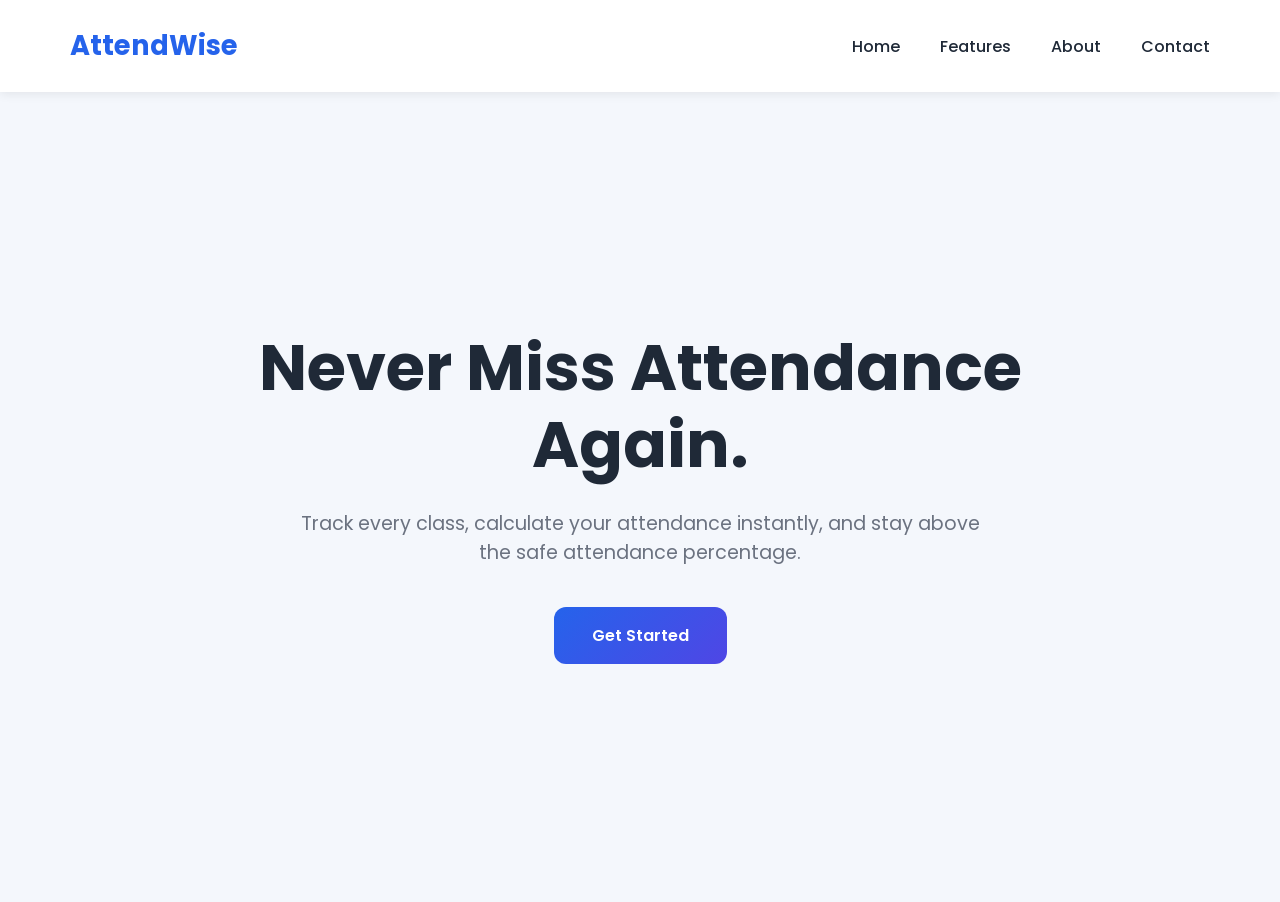
<file: index.html>
<!DOCTYPE html>
<html lang="en">
<head>
    <meta charset="UTF-8">
    <meta name="viewport" content="width=device-width, initial-scale=1.0">
    <title>AttendWise</title>
    <link rel="preconnect" href="https://fonts.googleapis.com">
    <link rel="preconnect" href="https://fonts.gstatic.com" crossorigin>
    <link href="https://fonts.googleapis.com/css2?family=Poppins:wght@300;400;500;600;700&display=swap" rel="stylesheet">
    <link rel="stylesheet" href="css/style.css">
</head>
<body>
   <nav>
    <div class="logo">AttendWise</div>

    <ul class="nav-links">
        <li><a href="#">Home</a></li>
        <li><a href="#">Features</a></li>
        <li><a href="#">About</a></li>
        <li><a href="#">Contact</a></li>
    </ul>
</nav>

<main class="hero">

    <h1>Never Miss Attendance Again.</h1>

    <p>
        Track every class, calculate your attendance instantly,
        and stay above the safe attendance percentage.
    </p>

    <a href="pages/dashboard.html" class="btn-primary">Get Started</a>

</main>

<script src="js/script.js"></script>
</body>
</html>
</file>
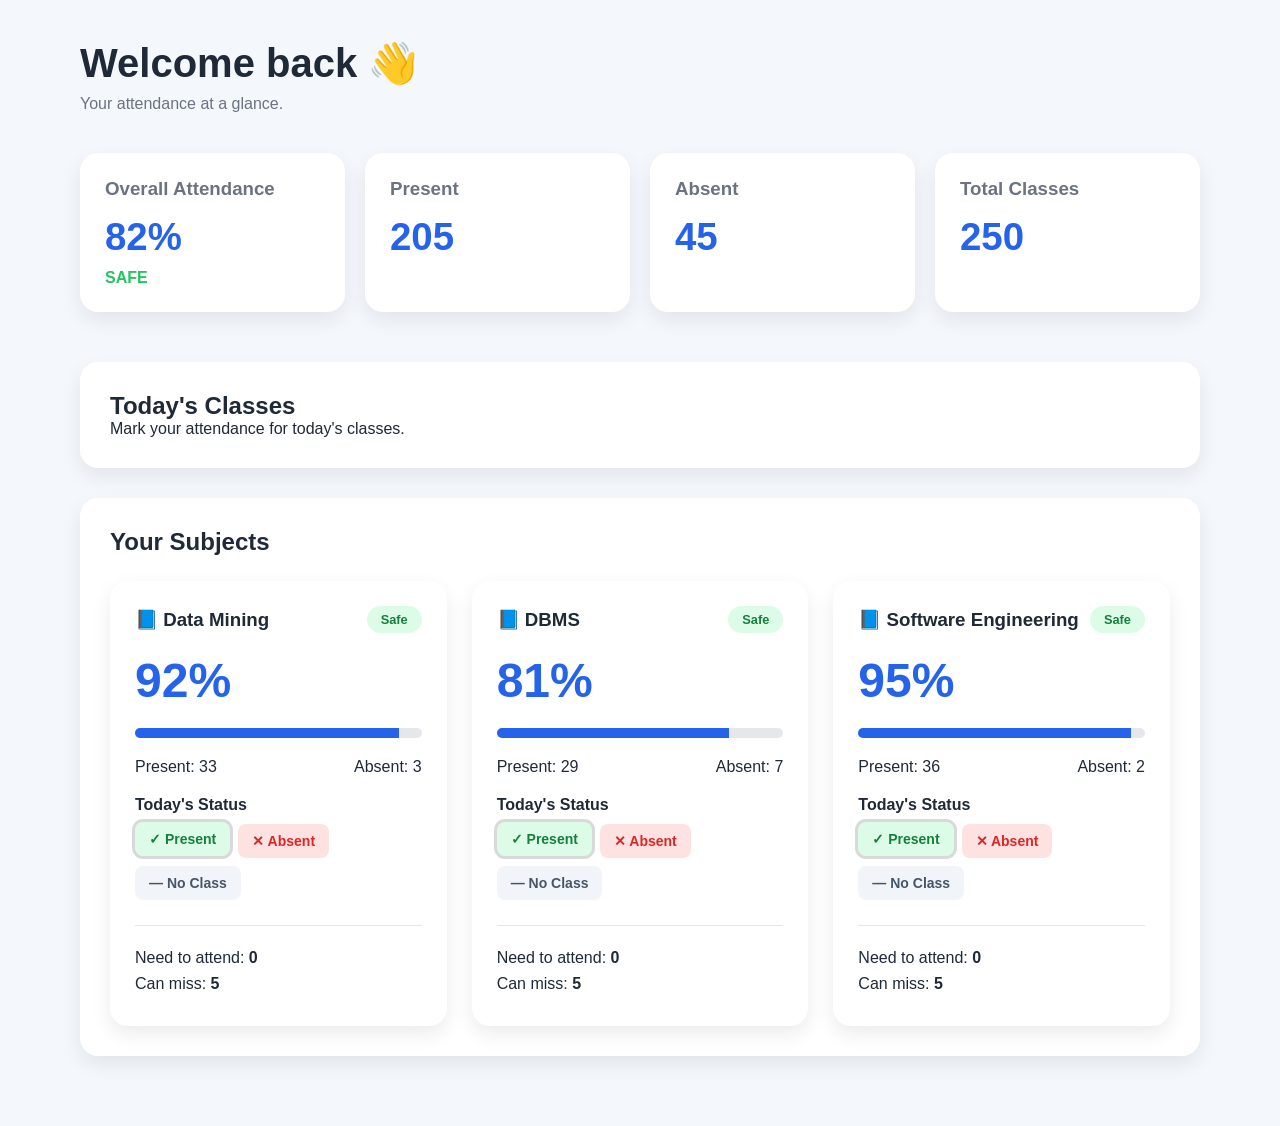
<file: pages/dashboard.html>
<!DOCTYPE html>
<html lang="en">
<head>
    <meta charset="UTF-8">
    <meta name="viewport" content="width=device-width, initial-scale=1.0">

    <title>Dashboard | AttendWise</title>

    <link rel="stylesheet" href="../css/style.css">
    <link rel="stylesheet" href="../css/dashboard.css">
</head>

<body>

<div class="dashboard">

    <header class="dashboard-header">

        <div>
            <h1>Welcome back 👋</h1>
            <p>Your attendance at a glance.</p>
        </div>

    </header>


    <section class="stats">

        <div class="stat-card">

            <h3>Overall Attendance</h3>

            <h2>82%</h2>

            <p class="safe">SAFE</p>

        </div>

        <div class="stat-card">

            <h3>Present</h3>

            <h2>205</h2>

        </div>

        <div class="stat-card">

            <h3>Absent</h3>

            <h2>45</h2>

        </div>

        <div class="stat-card">

            <h3>Total Classes</h3>

            <h2>250</h2>

        </div>

    </section>


    <section class="today">

        <div class="section-header">
            <div>
                <h2>Today's Classes</h2>
                <p>Mark your attendance for today's classes.</p>
            </div>

            <span class="today-date" id="todayDate"></span>
        </div>

        <div class="class-list" id="classList">

            <!-- Classes will be added using JavaScript -->

        </div>

    </section>


    <section class="subjects">

    <h2>Your Subjects</h2>

    <div class="subject-grid" id="subjectGrid">

       

    </div>

    </section>

</div>
<script src="../js/script.js"></script>
</body>
</html>
</file>
<file: css/style.css>
/* ==========================
   CSS VARIABLES
========================== */

:root{

    --primary:#2563eb;
    --primary-dark:#1d4ed8;

    --background:#f4f7fc;

    --text:#1f2937;

    --white:#ffffff;

}

/* ==========================
   RESET
========================== */

*{

    margin:0;
    padding:0;
    box-sizing:border-box;

}

body{

    font-family:'Poppins',sans-serif;
    background:var(--background);
    color:var(--text);

}

/* ==========================
   NAVBAR
========================== */

nav{

    display:flex;

    justify-content:space-between;

    align-items:center;

    padding:25px 70px;

    background:white;

    box-shadow:0 2px 10px rgba(0,0,0,.08);

}

.logo{

    font-size:1.7rem;

    font-weight:700;

    color:var(--primary);

}

.nav-links{

    display:flex;

    list-style:none;

    gap:40px;

}

.nav-links a{

    text-decoration:none;

    color:var(--text);

    font-weight:500;

    transition:.3s;

}

.nav-links a:hover{

    color:var(--primary);

}

/* ==========================
   HERO
========================== */

.hero{

    height:calc(100vh - 90px);

    display:flex;

    flex-direction:column;

    justify-content:center;

    align-items:center;

    text-align:center;

    padding:20px;

}

.hero h1{

    font-size:4rem;

    max-width:900px;

    line-height:1.2;

}

.hero p{

    margin-top:25px;

    max-width:700px;

    font-size:1.2rem;

    color:#6b7280;

}

.btn-primary {

    display:inline-block;

    margin-top:40px;

    background:linear-gradient(135deg,#2563eb,#4f46e5);

    color:white;

    text-decoration:none;

    padding:16px 38px;

    border-radius:12px;

    font-weight:600;

    transition:.3s;

}
.btn-primary:hover {

    transform:translateY(-4px);

    box-shadow:0 12px 30px rgba(37,99,235,.35);

}
</file>
<file: css/dashboard.css>
.dashboard{

    max-width:1200px;

    margin:auto;

    padding:40px;

}

.dashboard-header{

    margin-bottom:40px;

}

.dashboard-header h1{

    font-size:2.5rem;

}

.dashboard-header p{

    color:#6b7280;

    margin-top:8px;

}

.stats{

    display:grid;

    grid-template-columns:repeat(4,1fr);

    gap:20px;

    margin-bottom:50px;

}

.stat-card{

    background:white;

    padding:25px;

    border-radius:18px;

    box-shadow:0 8px 20px rgba(0,0,0,.08);

    transition:.3s;

}

.stat-card:hover{

    transform:translateY(-5px);

}

.stat-card h3{

    color:#6b7280;

    margin-bottom:15px;

}

.stat-card h2{

    font-size:2.4rem;

    color:#2563eb;

}

.safe{

    color:#22c55e;

    font-weight:600;

    margin-top:10px;

}

.today,
.subjects{

    background:white;

    padding:30px;

    border-radius:18px;

    margin-bottom:30px;

    box-shadow:0 8px 20px rgba(0,0,0,.08);

}
.subject-grid{

    display:grid;

    grid-template-columns:repeat(auto-fit,minmax(300px,1fr));

    gap:25px;

    margin-top:25px;

}

.subject-card{

    background:white;

    border-radius:18px;

    padding:25px;

    box-shadow:0 8px 20px rgba(0,0,0,.08);

    transition:.3s;

}

.subject-card:hover{

    transform:translateY(-5px);

}

.subject-header{

    display:flex;

    justify-content:space-between;

    align-items:center;

}

.badge{

    padding:6px 14px;

    border-radius:30px;

    font-size:.8rem;

    font-weight:600;

}

.safe-badge{

    background:#dcfce7;

    color:#15803d;

}

.subject-card h1{

    margin:20px 0;

    color:#2563eb;

    font-size:3rem;

}

.progress-bar{

    width:100%;

    height:10px;

    background:#e5e7eb;

    border-radius:10px;

    overflow:hidden;

}

.progress-fill{

    width:91%;

    height:100%;

    background:#2563eb;

}

.subject-info{

    display:flex;

    justify-content:space-between;

    margin-top:20px;

}

.subject-footer{

    margin-top:25px;

    border-top:1px solid #e5e7eb;

    padding-top:15px;

}

.subject-footer p{

    margin:8px 0;

}
.status-section {
    margin-top: 20px;
}

.status-title {
    font-weight: 600;
    margin-bottom: 10px;
}

.status-buttons {
    display: flex;
    gap: 8px;
    flex-wrap: wrap;
}

.status-btn {
    border: none;
    padding: 9px 14px;
    border-radius: 8px;
    font-size: 14px;
    font-weight: 600;
    cursor: pointer;
    transition: 0.2s ease;
}

.present-btn {
    background: #dcfce7;
    color: #15803d;
}

.absent-btn {
    background: #fee2e2;
    color: #dc2626;
}

.noclass-btn {
    background: #f1f5f9;
    color: #475569;
}

.status-btn:hover {
    transform: translateY(-2px);
}
.status-btn.selected {
    transform: translateY(-2px);
    box-shadow: 0 0 0 3px rgba(0, 5, 15, 0.15);
    font-weight: 700;
}
</file>
